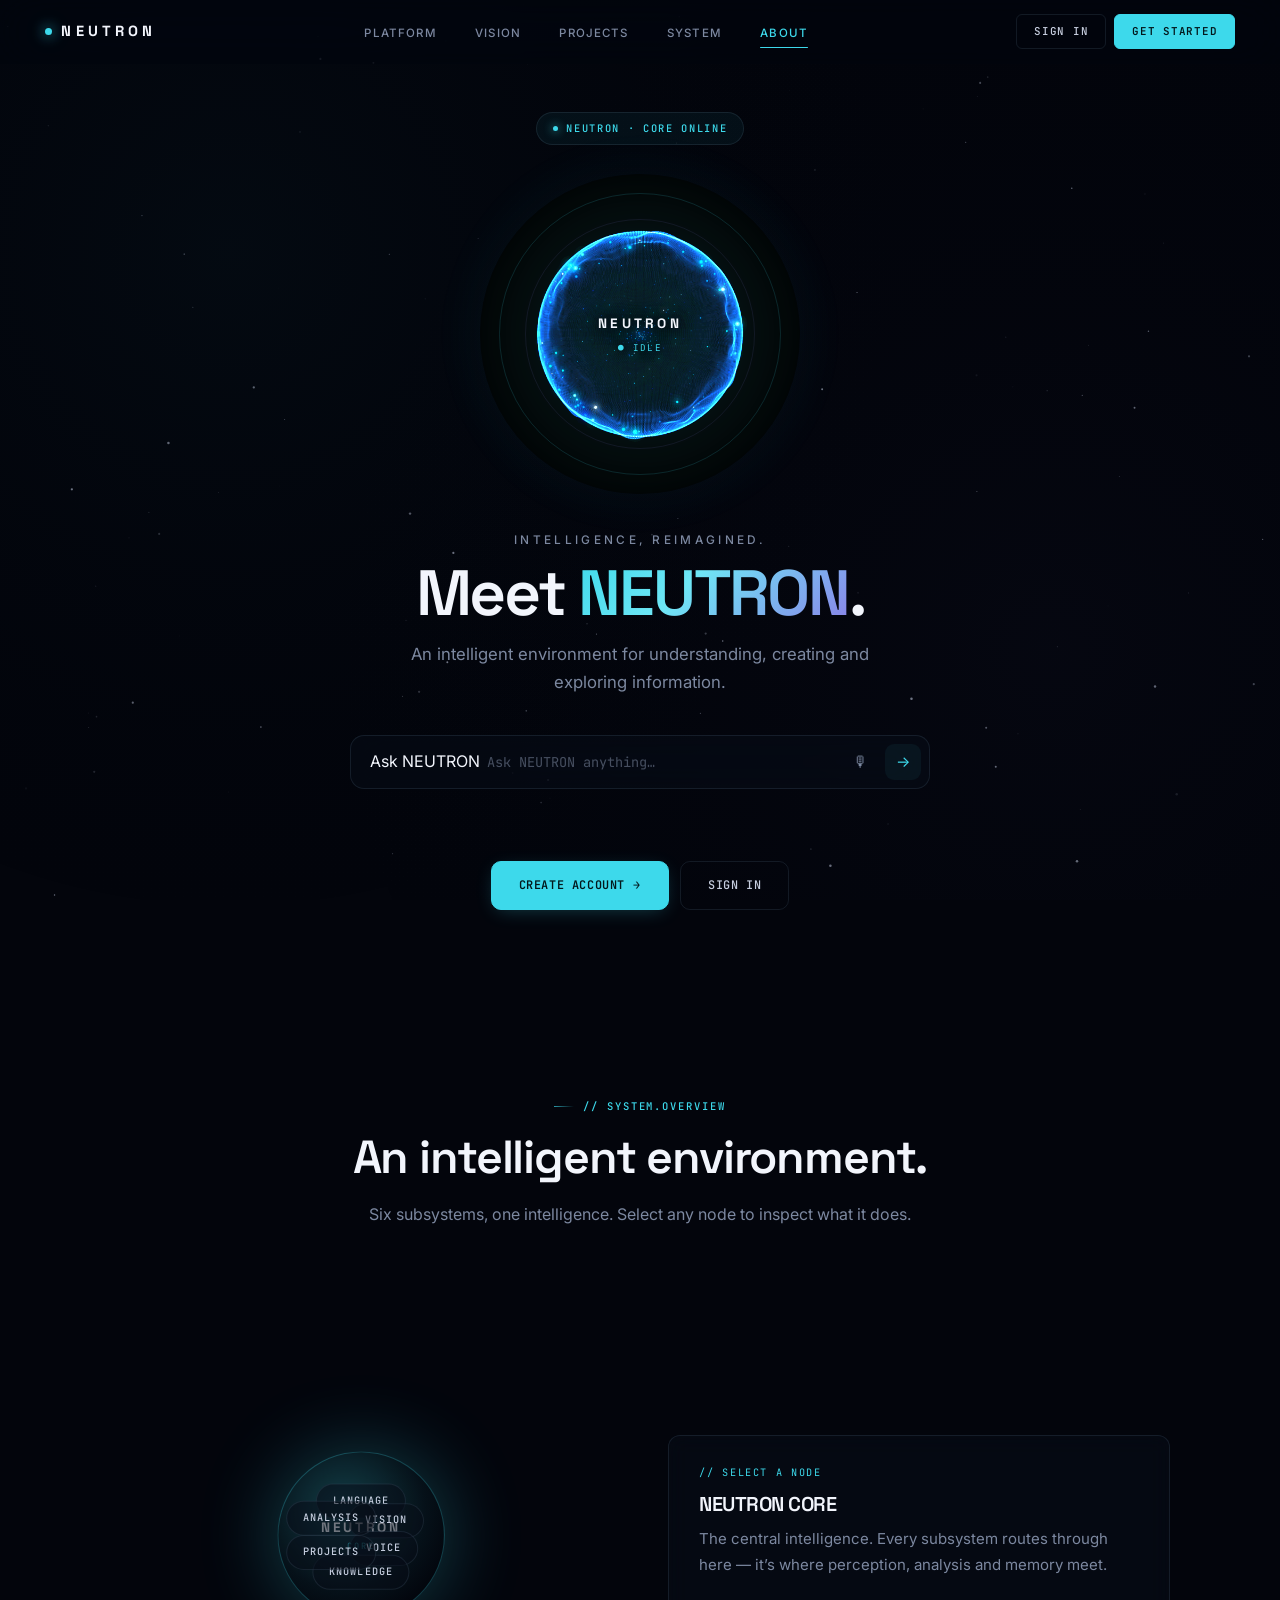
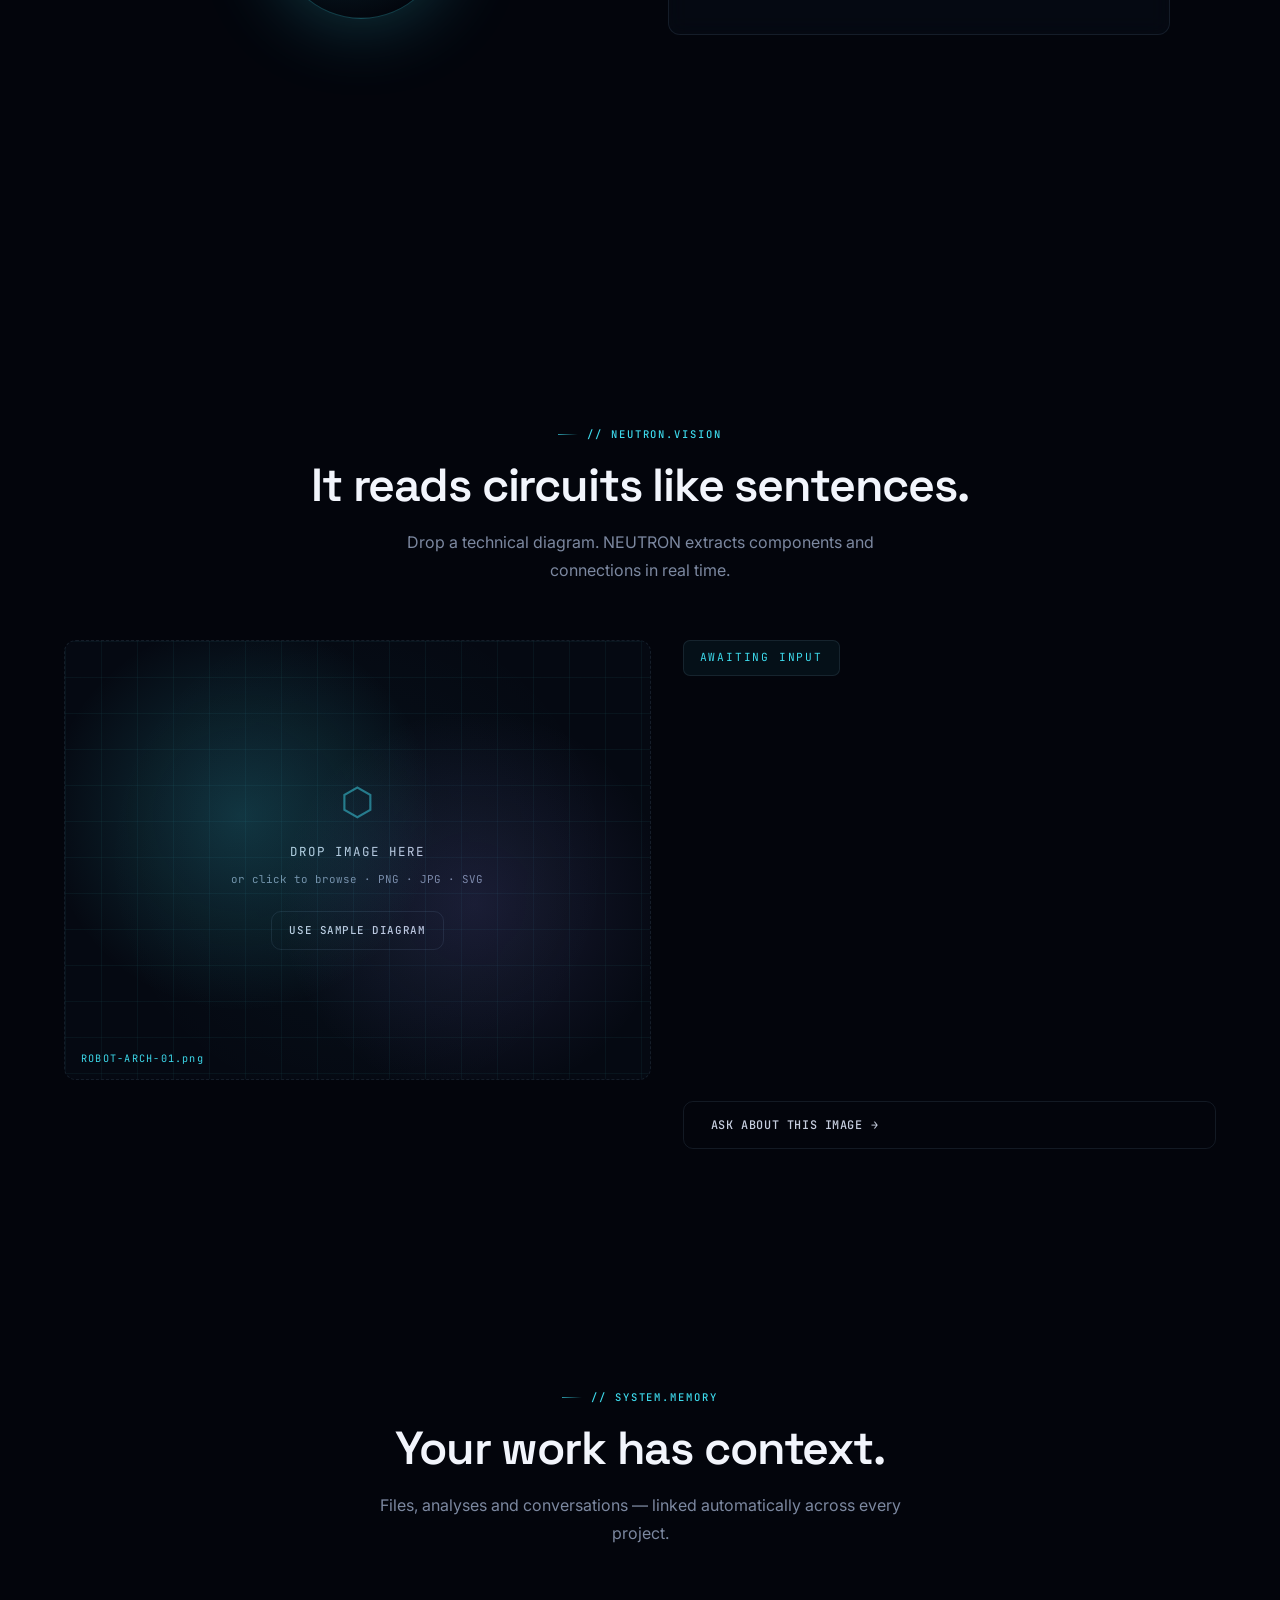
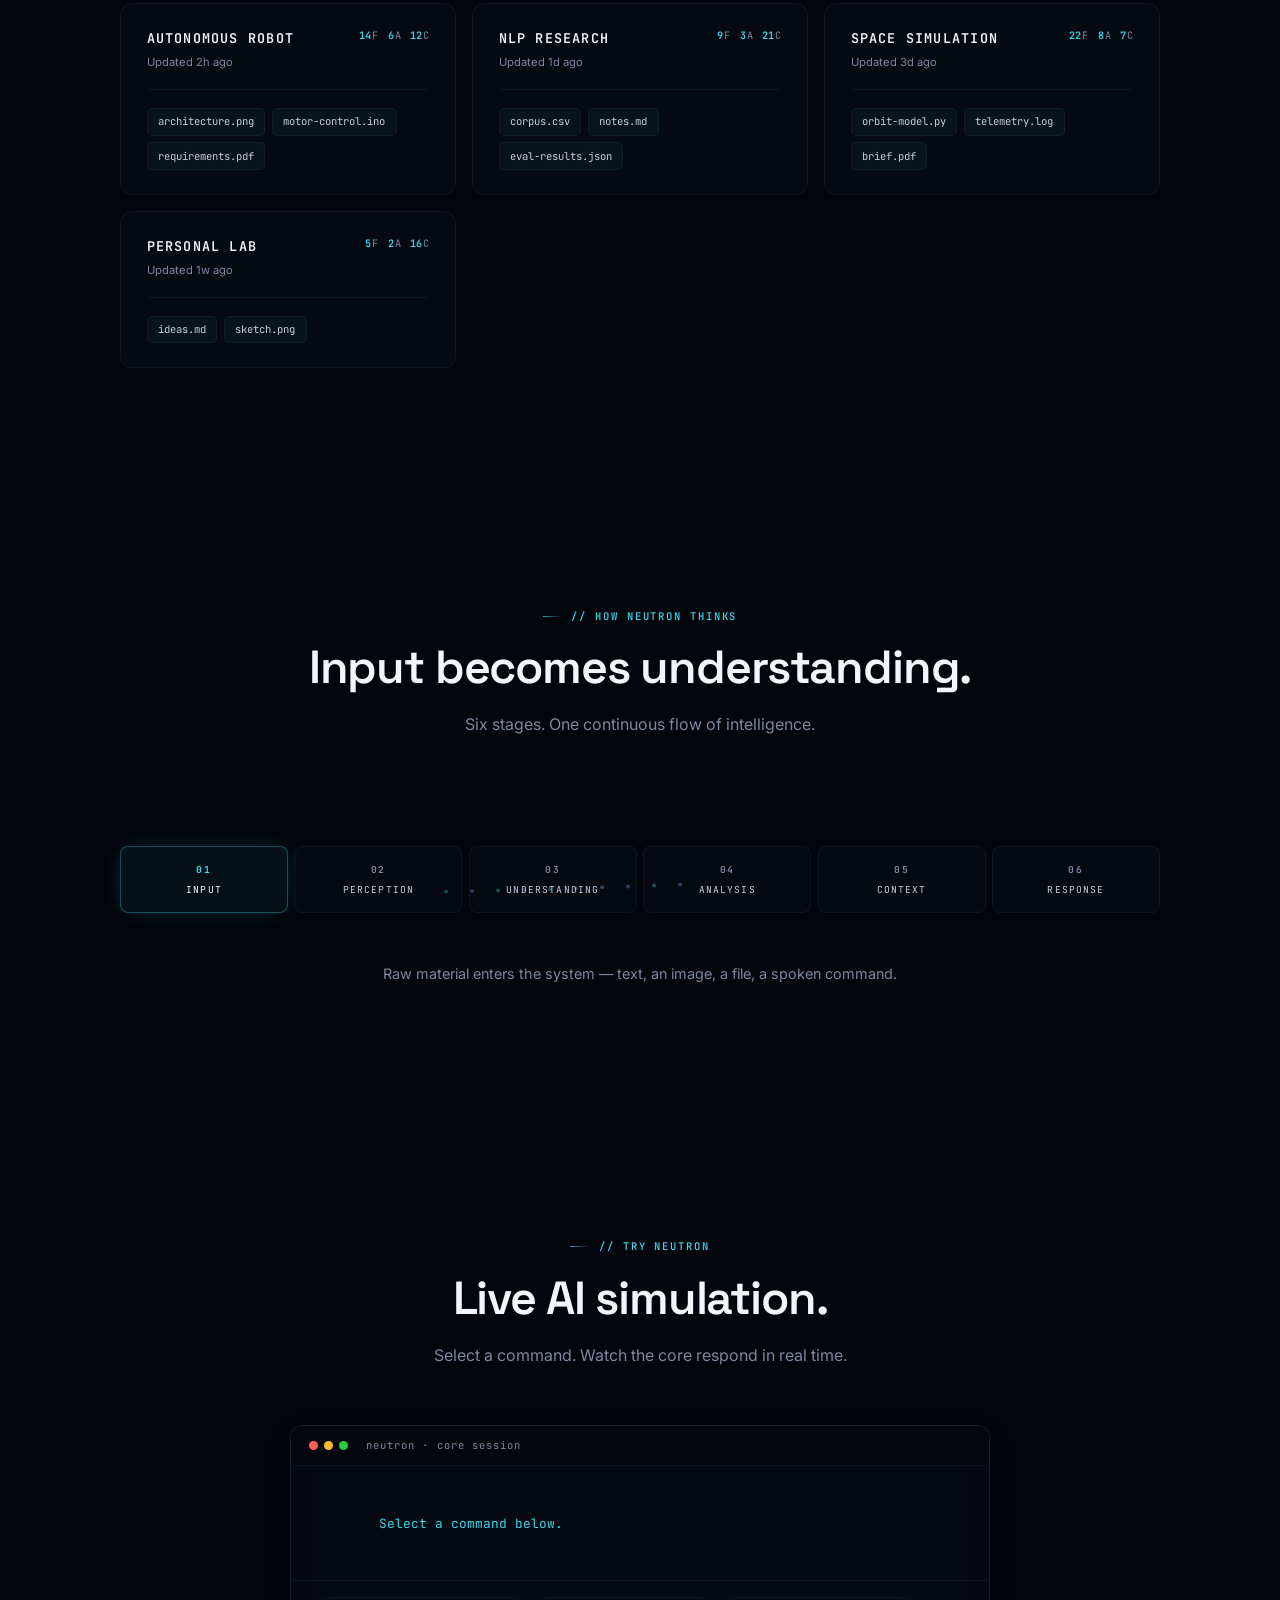
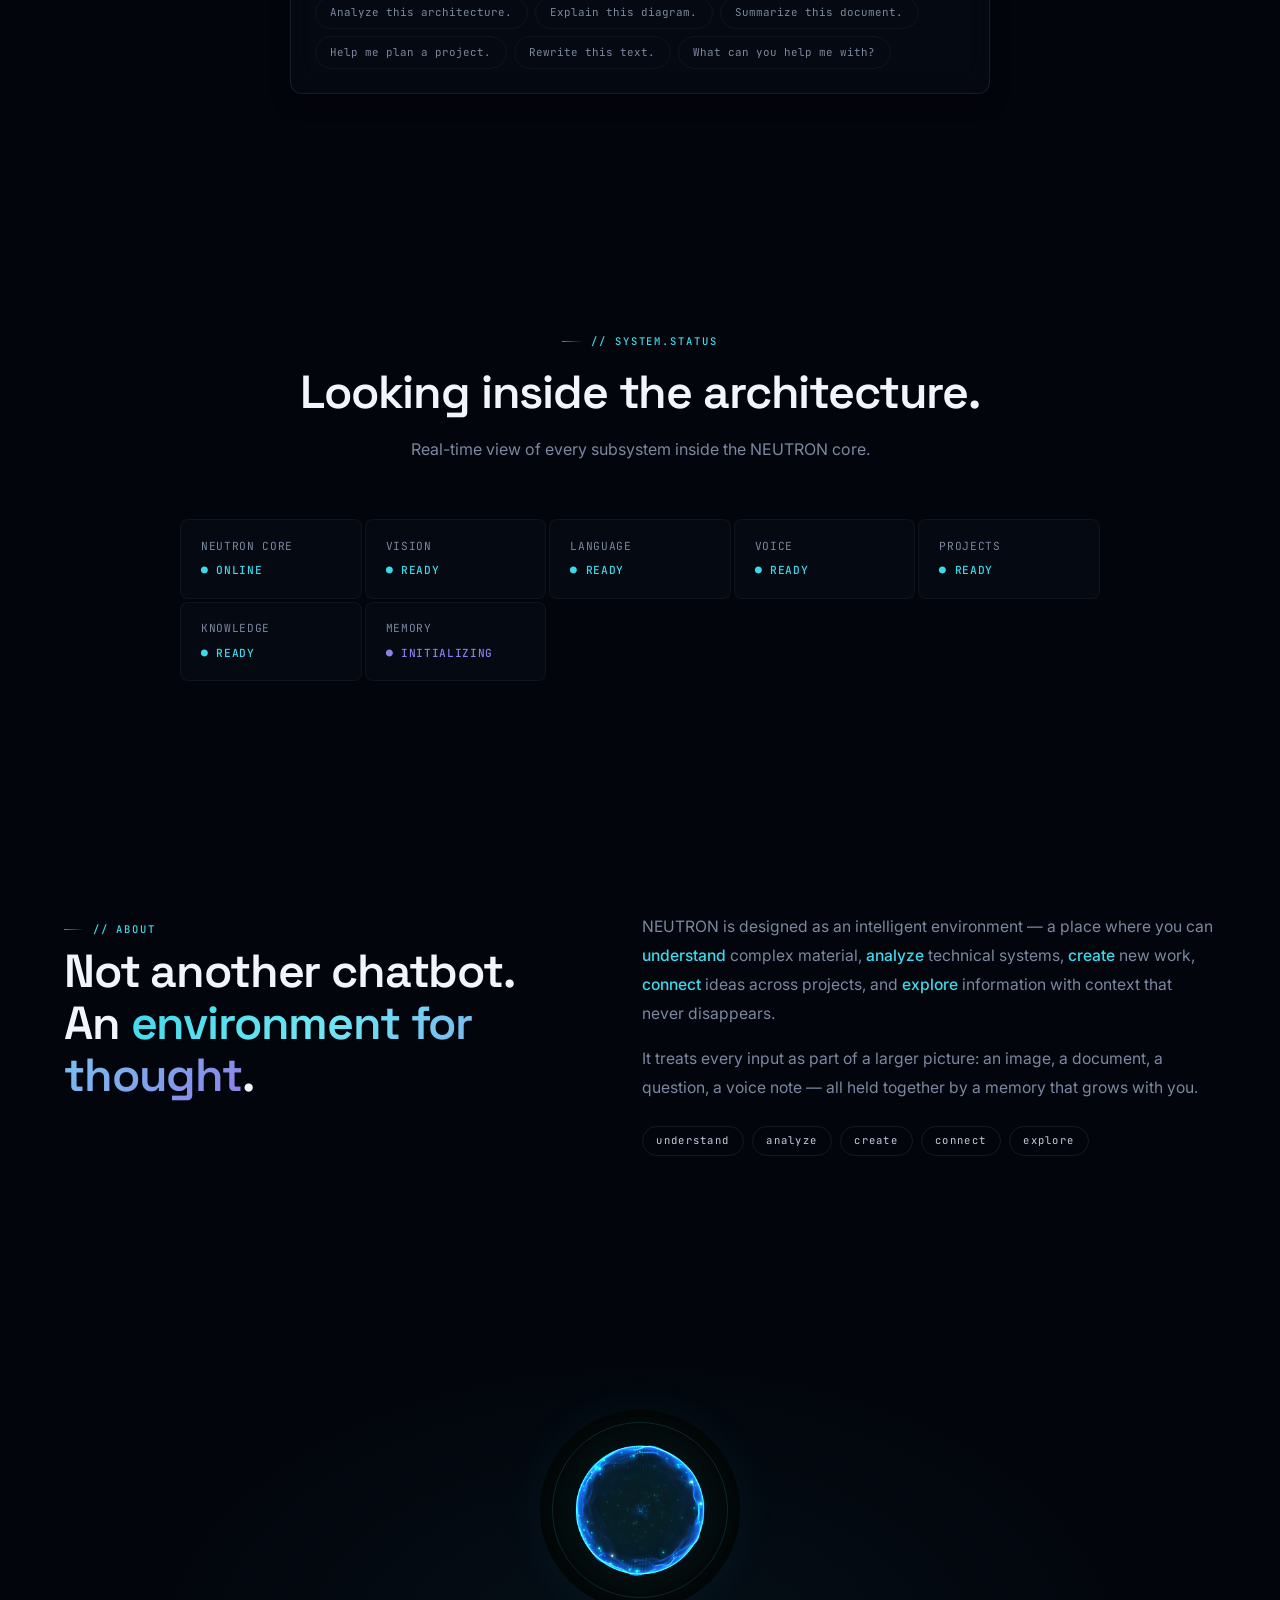
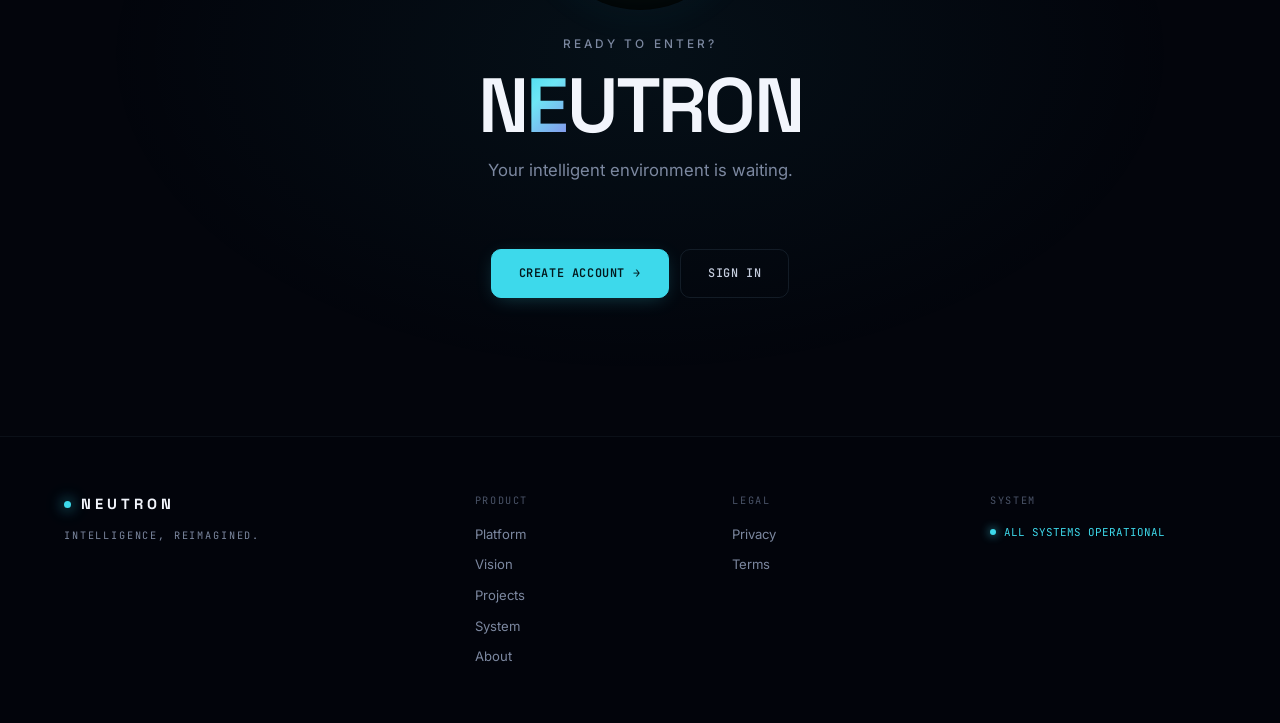
<file: index.html>
<!DOCTYPE html>
<html lang="en">
<head>
<meta charset="UTF-8">
<meta name="viewport" content="width=device-width, initial-scale=1, viewport-fit=cover">
<meta name="theme-color" content="#03050c">
<meta name="description" content="NEUTRON — An intelligent environment for understanding, creating and exploring information. Intelligence, reimagined.">

<title>NEUTRON — Intelligence, Reimagined</title>

<!-- Fonts -->
<link rel="preconnect" href="https://fonts.googleapis.com">
<link rel="preconnect" href="https://fonts.gstatic.com" crossorigin>
<link href="https://fonts.googleapis.com/css2?family=Space+Grotesk:wght@500;600;700&family=Inter:wght@400;500;600;700&family=JetBrains+Mono:wght@400;500&display=swap" rel="stylesheet">

<!-- Styles -->
<link rel="stylesheet" href="css/style.css">

<!-- Favicon (inline SVG) -->
<link rel="icon" href="data:image/svg+xml,%3Csvg xmlns='http://www.w3.org/2000/svg' viewBox='0 0 32 32'%3E%3Ccircle cx='16' cy='16' r='12' fill='none' stroke='%233dd9eb' stroke-width='1.5' opacity='.4'/%3E%3Ccircle cx='16' cy='16' r='5' fill='%233dd9eb'/%3E%3C/svg%3E">
</head>

<body class="st-idle">

<!-- ═══════════ ENVIRONMENT ═══════════ -->
<canvas id="stars" aria-hidden="true"></canvas>
<div class="cursor-glow" aria-hidden="true"></div>

<!-- ═══════════ NAV ═══════════ -->
<header class="nav" id="nav">
  <a href="#home" class="logo" aria-label="NEUTRON home">
    <span class="logo-mark" aria-hidden="true"></span>
    <span>NEUTRON</span>
  </a>

  <nav aria-label="Primary">
    <ul class="nav-links">
      <li><a href="#platform" data-section="platform">PLATFORM</a></li>
      <li><a href="#vision" data-section="vision">VISION</a></li>
      <li><a href="#projects" data-section="projects">PROJECTS</a></li>
      <li><a href="#system" data-section="system">SYSTEM</a></li>
      <li><a href="#about" data-section="about">ABOUT</a></li>
    </ul>
  </nav>

  <div class="nav-actions">
    <a href="signin.html" class="navbtn">SIGN IN</a>
    <a href="signup.html" class="navbtn primary">GET STARTED</a>
  </div>

  <button class="burger" aria-label="Open menu" aria-expanded="false" aria-controls="mobileMenu">
    <span></span><span></span><span></span>
  </button>
</header>

<!-- ═══════════ MOBILE MENU ═══════════ -->
<aside class="mobile-menu" id="mobileMenu" aria-hidden="true">
  <a href="#platform">PLATFORM</a>
  <a href="#vision">VISION</a>
  <a href="#projects">PROJECTS</a>
  <a href="#system">SYSTEM</a>
  <a href="#about">ABOUT</a>
  <div class="mobile-menu-actions">
    <a href="signin.html" class="navbtn">SIGN IN</a>
    <a href="signup.html" class="navbtn primary">GET STARTED</a>
  </div>
</aside>

<!-- ═══════════ HERO ═══════════ -->
<section class="hero" id="home">

  <div class="hero-badge">
    <span class="dot" aria-hidden="true"></span>
    NEUTRON · CORE ONLINE
  </div>

  <!-- ─── AI Core (GIF + CSS layers) ─── -->
  <div class="core-wrap" id="coreWrap" role="img" aria-label="NEUTRON core — system ready">
    <div class="core-glow" aria-hidden="true"></div>
    <img class="core-gif" src="assets/animation.gif" alt="" aria-hidden="true" />
    <div class="ring r2" aria-hidden="true"></div>
    <div class="ring r3" aria-hidden="true"></div>
    <div class="core-readout">
      <span class="brand-mini">NEUTRON</span>
      <span class="status-line">● <span data-core-state>READY</span></span>
    </div>
    <div class="core-label" aria-hidden="true">SYSTEM READY</div>
  </div>

  <div class="tagline">INTELLIGENCE, REIMAGINED.</div>
  <h1>Meet <span class="accent">NEUTRON</span>.</h1>
  <p class="sub">An intelligent environment for understanding, creating and exploring information.</p>

  <!-- ─── Command bar ─── -->
  <form class="command-bar" id="commandForm" autocomplete="off" role="search">
    <label for="commandInput" class="sr-only">Ask NEUTRON</label>
    <input
      id="commandInput"
      type="text"
      placeholder="Ask NEUTRON anything…"
      autocomplete="off"
      spellcheck="false"
    />
    <button type="button" class="cmd-icon" aria-label="Voice input">🎙</button>
    <button type="submit" class="cmd-icon send" aria-label="Send">→</button>
  </form>
  <pre class="command-output" id="commandOutput" aria-live="polite"></pre>

  <div class="cta-row">
    <a href="signup.html" class="btn primary">
      CREATE ACCOUNT <span class="arrow" aria-hidden="true">→</span>
    </a>
    <a href="signin.html" class="btn">SIGN IN</a>
  </div>
</section>

<!-- ═══════════ PLATFORM — SYSTEM MAP ═══════════ -->
<section id="platform" class="section">
  <div class="container">

    <div class="center reveal">
      <div class="tag">// SYSTEM.OVERVIEW</div>
      <h2>An intelligent environment.</h2>
      <p class="sub">Six subsystems, one intelligence. Select any node to inspect what it does.</p>
    </div>

    <div class="platform-map reveal">
      <div class="map-svg-wrap">
        <svg class="map-lines" viewBox="0 0 600 600" preserveAspectRatio="xMidYMid meet" aria-hidden="true">
          <g id="mapLines"></g>
        </svg>

        <div class="map-core" data-node="core" role="button" tabindex="0" aria-label="NEUTRON Core">
          <div class="map-core-inner">
            <span class="map-core-label">NEUTRON</span>
            <span class="map-core-sub">CORE</span>
          </div>
        </div>

        <button class="map-node" data-node="language" style="--a:-90deg">LANGUAGE</button>
        <button class="map-node" data-node="vision"   style="--a:-30deg">VISION</button>
        <button class="map-node" data-node="voice"    style="--a:30deg">VOICE</button>
        <button class="map-node" data-node="knowledge" style="--a:90deg">KNOWLEDGE</button>
        <button class="map-node" data-node="projects" style="--a:150deg">PROJECTS</button>
        <button class="map-node" data-node="analysis" style="--a:210deg">ANALYSIS</button>
      </div>

      <div class="map-info" aria-live="polite">
        <div class="map-info-tag">// SELECT A NODE</div>
        <h3 id="mapInfoTitle">NEUTRON CORE</h3>
        <p id="mapInfoBody">The central intelligence. Every subsystem routes through here — it's where perception, analysis and memory meet.</p>
      </div>
    </div>

  </div>
</section>

<!-- ═══════════ VISION ═══════════ -->
<section id="vision" class="section">
  <div class="container">

    <div class="center reveal">
      <div class="tag">// NEUTRON.VISION</div>
      <h2>It reads circuits like sentences.</h2>
      <p class="sub">Drop a technical diagram. NEUTRON extracts components and connections in real time.</p>
    </div>

    <div class="vision-grid">

      <div class="vision-dropzone reveal" id="visionDrop">
        <input type="file" id="visionFile" accept="image/*" hidden>

        <div class="dropzone-idle" id="dropzoneIdle">
          <div class="dropzone-icon" aria-hidden="true">⬡</div>
          <div class="dropzone-title">DROP IMAGE HERE</div>
          <div class="dropzone-sub">or click to browse · PNG · JPG · SVG</div>
          <button class="btn small" id="useSample" type="button">USE SAMPLE DIAGRAM</button>
        </div>

        <div class="dropzone-preview" id="dropzonePreview" hidden>
          <div class="preview-canvas">
            <div class="scan-line" id="scanLine"></div>
            <div class="preview-label">ROBOT-ARCH-01.png</div>
          </div>
        </div>
      </div>

      <div class="vision-panel reveal">
        <div class="vision-status" id="visionStatus">AWAITING INPUT</div>

        <div class="vision-block" id="compBlock">
          <div class="vision-block-title">DETECTED COMPONENTS</div>
          <ul class="vision-list" id="compList">
            <li><span>ESP32</span><b>MCU</b></li>
            <li><span>Motor Driver</span><b>L298N</b></li>
            <li><span>Distance Sensor</span><b>HC-SR04</b></li>
            <li><span>Servo</span><b>SG90</b></li>
            <li><span>DC Motors</span><b>×2</b></li>
          </ul>
        </div>

        <div class="vision-block" id="connBlock">
          <div class="vision-block-title">DETECTED CONNECTIONS</div>
          <ul class="vision-list" id="connList">
            <li><span>Sensor</span><b>→ ESP32</b></li>
            <li><span>ESP32</span><b>→ Motor Driver</b></li>
            <li><span>ESP32</span><b>→ Servo</b></li>
          </ul>
        </div>

        <button class="btn" id="askVision" hidden type="button">
          ASK ABOUT THIS IMAGE <span class="arrow" aria-hidden="true">→</span>
        </button>
        <div class="vision-convo" id="visionConvo" hidden></div>
      </div>

    </div>

  </div>
</section>

<!-- ═══════════ PROJECTS ═══════════ -->
<section id="projects" class="section">
  <div class="container">

    <div class="center reveal">
      <div class="tag">// SYSTEM.MEMORY</div>
      <h2>Your work has context.</h2>
      <p class="sub">Files, analyses and conversations — linked automatically across every project.</p>
    </div>

    <div class="projects-grid">

      <article class="project-card reveal" data-project="robot" tabindex="0" role="button">
        <div class="project-head">
          <div>
            <div class="project-name">AUTONOMOUS ROBOT</div>
            <div class="project-meta">Updated 2h ago</div>
          </div>
          <div class="project-stats">
            <span><b>14</b>F</span><span><b>6</b>A</span><span><b>12</b>C</span>
          </div>
        </div>
        <div class="project-files">
          <span>architecture.png</span><span>motor-control.ino</span><span>requirements.pdf</span>
        </div>
      </article>

      <article class="project-card reveal" data-project="nlp" tabindex="0" role="button">
        <div class="project-head">
          <div>
            <div class="project-name">NLP RESEARCH</div>
            <div class="project-meta">Updated 1d ago</div>
          </div>
          <div class="project-stats">
            <span><b>9</b>F</span><span><b>3</b>A</span><span><b>21</b>C</span>
          </div>
        </div>
        <div class="project-files">
          <span>corpus.csv</span><span>notes.md</span><span>eval-results.json</span>
        </div>
      </article>

      <article class="project-card reveal" data-project="space" tabindex="0" role="button">
        <div class="project-head">
          <div>
            <div class="project-name">SPACE SIMULATION</div>
            <div class="project-meta">Updated 3d ago</div>
          </div>
          <div class="project-stats">
            <span><b>22</b>F</span><span><b>8</b>A</span><span><b>7</b>C</span>
          </div>
        </div>
        <div class="project-files">
          <span>orbit-model.py</span><span>telemetry.log</span><span>brief.pdf</span>
        </div>
      </article>

      <article class="project-card reveal" data-project="lab" tabindex="0" role="button">
        <div class="project-head">
          <div>
            <div class="project-name">PERSONAL LAB</div>
            <div class="project-meta">Updated 1w ago</div>
          </div>
          <div class="project-stats">
            <span><b>5</b>F</span><span><b>2</b>A</span><span><b>16</b>C</span>
          </div>
        </div>
        <div class="project-files">
          <span>ideas.md</span><span>sketch.png</span>
        </div>
      </article>

    </div>

  </div>
</section>

<!-- ═══════════ PIPELINE ═══════════ -->
<section id="how" class="section">
  <div class="container">

    <div class="center reveal">
      <div class="tag">// HOW NEUTRON THINKS</div>
      <h2>Input becomes understanding.</h2>
      <p class="sub">Six stages. One continuous flow of intelligence.</p>
    </div>

    <div class="pipeline-visual reveal" id="pipeline">

      <svg class="pipeline-svg" viewBox="0 0 1000 120" preserveAspectRatio="none" aria-hidden="true">
        <defs>
          <linearGradient id="flowGrad" x1="0" x2="1">
            <stop offset="0%"   stop-color="#3dd9eb" stop-opacity="0"/>
            <stop offset="50%"  stop-color="#3dd9eb" stop-opacity="0.55"/>
            <stop offset="100%" stop-color="#8b7fe8" stop-opacity="0"/>
          </linearGradient>
        </defs>
        <line x1="0" y1="60" x2="1000" y2="60" stroke="url(#flowGrad)" stroke-width="1.5"/>
        <g id="flowParticles"></g>
      </svg>

      <div class="pipeline-stages">
        <button class="pstage" data-stage="input"><b>01</b><span>INPUT</span></button>
        <button class="pstage" data-stage="perception"><b>02</b><span>PERCEPTION</span></button>
        <button class="pstage" data-stage="understanding"><b>03</b><span>UNDERSTANDING</span></button>
        <button class="pstage" data-stage="analysis"><b>04</b><span>ANALYSIS</span></button>
        <button class="pstage" data-stage="context"><b>05</b><span>CONTEXT</span></button>
        <button class="pstage" data-stage="response"><b>06</b><span>RESPONSE</span></button>
      </div>

    </div>

    <div class="pipeline-detail" id="pipelineDetail" aria-live="polite">
      Click a stage to inspect it.
    </div>

  </div>
</section>

<!-- ═══════════ TRY NEUTRON ═══════════ -->
<section id="try" class="section">
  <div class="container">

    <div class="center reveal">
      <div class="tag">// TRY NEUTRON</div>
      <h2>Live AI simulation.</h2>
      <p class="sub">Select a command. Watch the core respond in real time.</p>
    </div>

    <div class="console reveal">
      <div class="console-header">
        <span class="console-dot" aria-hidden="true"></span>
        <span class="console-dot" aria-hidden="true"></span>
        <span class="console-dot" aria-hidden="true"></span>
        <span class="console-title">neutron · core session</span>
      </div>

      <div class="console-log" id="consoleLog" aria-live="polite">
        Select a command below.
      </div>

      <div class="chips">
        <button class="chip">Analyze this architecture.</button>
        <button class="chip">Explain this diagram.</button>
        <button class="chip">Summarize this document.</button>
        <button class="chip">Help me plan a project.</button>
        <button class="chip">Rewrite this text.</button>
        <button class="chip">What can you help me with?</button>
      </div>
    </div>

  </div>
</section>

<!-- ═══════════ SYSTEM STATUS ═══════════ -->
<section id="system" class="section">
  <div class="container">

    <div class="center reveal">
      <div class="tag">// SYSTEM.STATUS</div>
      <h2>Looking inside the architecture.</h2>
      <p class="sub">Real-time view of every subsystem inside the NEUTRON core.</p>
    </div>

    <div class="sys-grid reveal">
      <div class="sys-item" data-sys="core">
        <span class="sys-name">NEUTRON CORE</span>
        <span class="sys-state ok">● ONLINE</span>
      </div>
      <div class="sys-item" data-sys="vision">
        <span class="sys-name">VISION</span>
        <span class="sys-state ok">● READY</span>
      </div>
      <div class="sys-item" data-sys="language">
        <span class="sys-name">LANGUAGE</span>
        <span class="sys-state ok">● READY</span>
      </div>
      <div class="sys-item" data-sys="voice">
        <span class="sys-name">VOICE</span>
        <span class="sys-state ok">● READY</span>
      </div>
      <div class="sys-item" data-sys="projects">
        <span class="sys-name">PROJECTS</span>
        <span class="sys-state ok">● READY</span>
      </div>
      <div class="sys-item" data-sys="knowledge">
        <span class="sys-name">KNOWLEDGE</span>
        <span class="sys-state ok">● READY</span>
      </div>
      <div class="sys-item" data-sys="memory">
        <span class="sys-name">MEMORY</span>
        <span class="sys-state wait">● INITIALIZING</span>
      </div>
    </div>

  </div>
</section>

<!-- ═══════════ ABOUT ═══════════ -->
<section id="about" class="section about-section">
  <div class="container">
    <div class="about-grid">

      <div class="reveal">
        <div class="tag">// ABOUT</div>
        <h2>Not another chatbot.<br>An <span class="accent">environment for thought</span>.</h2>
      </div>

      <div class="about-body reveal">
        <p>
          NEUTRON is designed as an intelligent environment — a place where you can
          <em>understand</em> complex material, <em>analyze</em> technical systems,
          <em>create</em> new work, <em>connect</em> ideas across projects, and
          <em>explore</em> information with context that never disappears.
        </p>
        <p>
          It treats every input as part of a larger picture: an image, a document,
          a question, a voice note — all held together by a memory that grows with you.
        </p>
        <div class="about-tags" aria-hidden="true">
          <span>understand</span>
          <span>analyze</span>
          <span>create</span>
          <span>connect</span>
          <span>explore</span>
        </div>
      </div>

    </div>
  </div>
</section>

<!-- ═══════════ FINAL CTA ═══════════ -->
<section class="final" id="enter">

  <div class="core-wrap small" id="finalCore" aria-hidden="true">
    <div class="core-glow"></div>
    <img class="core-gif" src="assets/animation.gif" alt="" />
    <div class="ring r2"></div>
  </div>

  <div class="tagline">READY TO ENTER?</div>
  <h1>N<span class="accent">E</span>UTRON</h1>
  <p class="sub">Your intelligent environment is waiting.</p>

  <div class="cta-row">
    <a href="signup.html" class="btn primary" data-hover-core>
      CREATE ACCOUNT <span class="arrow" aria-hidden="true">→</span>
    </a>
    <a href="signin.html" class="btn" data-hover-core>SIGN IN</a>
  </div>
</section>

<!-- ═══════════ FOOTER ═══════════ -->
<footer class="footer">

  <div class="footer-brand">
    <div class="logo">
      <span class="logo-mark" aria-hidden="true"></span>
      <span>NEUTRON</span>
    </div>
    <div class="footer-tag">INTELLIGENCE, REIMAGINED.</div>
  </div>

  <div class="footer-cols">

    <div class="footer-col">
      <div class="footer-col-title">PRODUCT</div>
      <a href="#platform">Platform</a>
      <a href="#vision">Vision</a>
      <a href="#projects">Projects</a>
      <a href="#system">System</a>
      <a href="#about">About</a>
    </div>

    <div class="footer-col">
      <div class="footer-col-title">LEGAL</div>
      <a href="#" data-noop>Privacy</a>
      <a href="#" data-noop>Terms</a>
    </div>

    <div class="footer-col">
      <div class="footer-col-title">SYSTEM</div>
      <div class="footer-status">
        <span class="footer-dot" aria-hidden="true"></span>
        ALL SYSTEMS OPERATIONAL
      </div>
    </div>

  </div>

</footer>

<!-- ═══════════ PROJECT MODAL ═══════════ -->
<div class="modal" id="projectModal" hidden>
  <div class="modal-backdrop" data-close></div>

  <div class="modal-panel" role="dialog" aria-modal="true" aria-labelledby="modalTitle">
    <button class="modal-close" data-close aria-label="Close dialog">×</button>

    <div class="modal-tag">// PROJECT</div>
    <h2 class="modal-title" id="modalTitle">Project</h2>
    <div class="modal-meta" id="modalMeta"></div>

    <div class="modal-tabs" role="tablist">
      <button class="modal-tab active" data-tab="overview" role="tab">OVERVIEW</button>
      <button class="modal-tab" data-tab="files" role="tab">FILES</button>
      <button class="modal-tab" data-tab="activity" role="tab">ACTIVITY</button>
      <button class="modal-tab" data-tab="context" role="tab">AI CONTEXT</button>
    </div>

    <div class="modal-body" id="modalBody"></div>

    <div class="modal-footer">
      <a href="signin.html" class="btn primary">
        OPEN PROJECT <span class="arrow" aria-hidden="true">→</span>
      </a>
      <button class="btn" data-close>CLOSE</button>
    </div>
  </div>
</div>

<!-- ═══════════ SCRIPTS ═══════════ -->
<script src="js/core.js" defer></script>
<script src="js/navigation.js" defer></script>
<script src="js/vision.js" defer></script>
<script src="js/projects.js" defer></script>
<script src="js/simulation.js" defer></script>
<script src="js/main.js" defer></script>

</body>
</html>
</file>
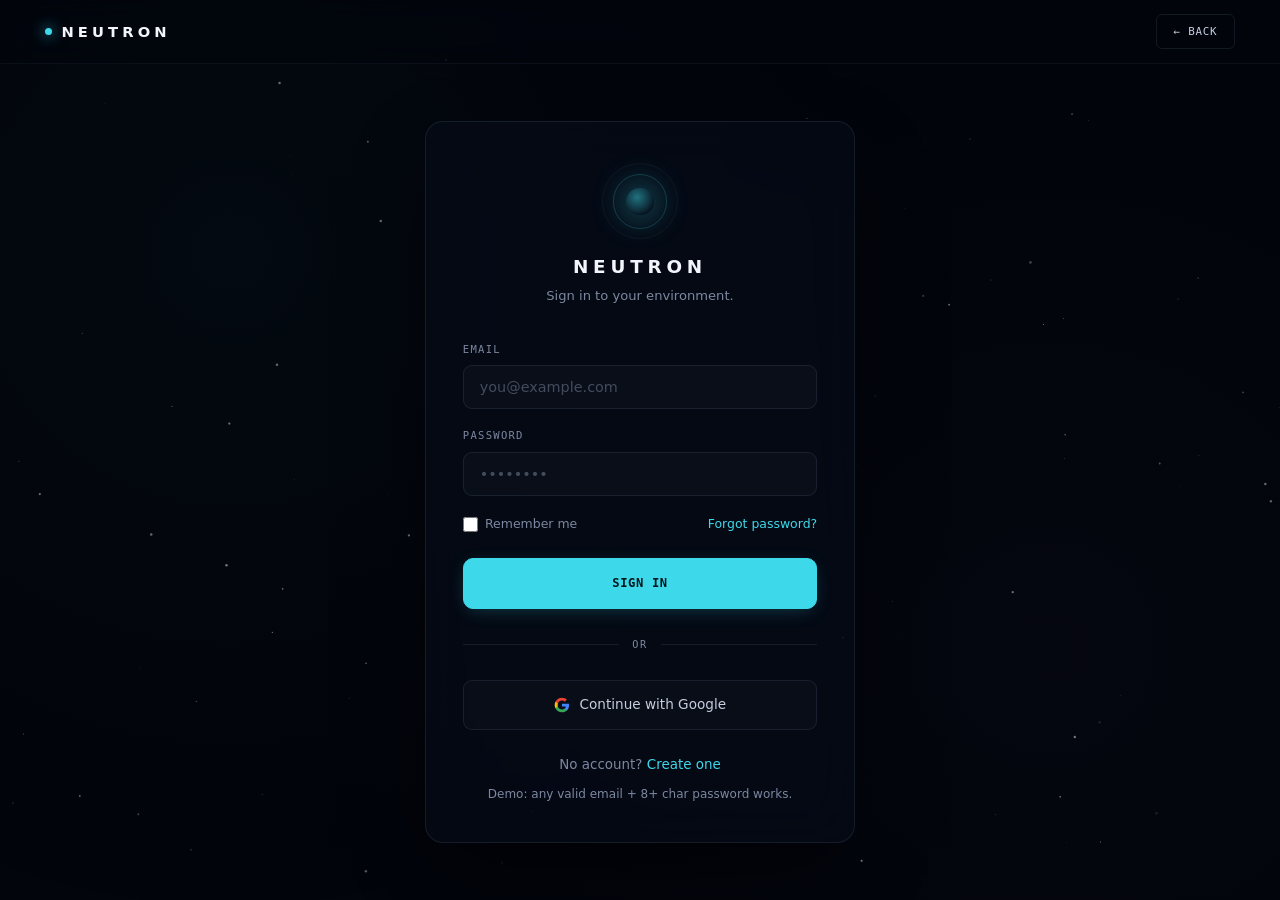
<file: signin.html>
<!DOCTYPE html>
<html lang="en">
<head>
<meta charset="UTF-8">
<meta name="viewport" content="width=device-width, initial-scale=1">
<title>Sign In — NEUTRON</title>
<link rel="stylesheet" href="css/style.css">
<link rel="stylesheet" href="css/auth.css">
</head>
<body class="st-idle auth-body">

<canvas id="stars"></canvas>
<div class="cursor-glow" aria-hidden="true"></div>

<nav class="nav auth-nav">
  <a href="index.html" class="logo"><span class="logo-mark"></span><span>NEUTRON</span></a>
  <a href="index.html" class="navbtn">← BACK</a>
</nav>

<div class="auth-wrap">
  <div class="auth-card">
    <div class="auth-head">
      <div class="auth-core-mini">
        <div class="ring r1"></div><div class="ring r2"></div>
        <div class="core-orb"></div>
      </div>
      <h1>NEUTRON</h1>
      <div class="auth-tagline">Sign in to your environment.</div>
    </div>

    <form id="signinForm" novalidate>
      <div class="field" id="emailField">
        <label>Email</label>
        <input type="email" name="email" autocomplete="email" placeholder="you@example.com">
        <div class="error" role="alert"></div>
      </div>
      <div class="field" id="passwordField">
        <label>Password</label>
        <input type="password" name="password" autocomplete="current-password" placeholder="••••••••">
        <div class="error" role="alert"></div>
      </div>
      <div class="row-between">
        <label class="check"><input type="checkbox" name="remember"> Remember me</label>
        <a href="#" data-noop>Forgot password?</a>
      </div>
      <button type="submit" class="btn primary btn-block" id="signinBtn">SIGN IN</button>
      <div class="form-msg" id="formMsg" role="status"></div>
    </form>

    <div class="divider">OR</div>
    <button class="google-btn" type="button" data-noop>
      <svg width="16" height="16" viewBox="0 0 24 24"><path d="M22.56 12.25c0-.78-.07-1.53-.2-2.25H12v4.26h5.92a5.06 5.06 0 01-2.2 3.32v2.77h3.57c2.08-1.92 3.28-4.74 3.28-8.1z" fill="#4285F4"/><path d="M12 23c2.97 0 5.46-.98 7.28-2.66l-3.57-2.77c-.98.66-2.23 1.06-3.71 1.06-2.86 0-5.29-1.93-6.16-4.53H2.18v2.84C3.99 20.53 7.7 23 12 23z" fill="#34A853"/><path d="M5.84 14.09c-.22-.66-.35-1.36-.35-2.09s.13-1.43.35-2.09V7.07H2.18C1.43 8.55 1 10.22 1 12s.43 3.45 1.18 4.93l2.85-2.22.81-.62z" fill="#FBBC05"/><path d="M12 5.38c1.62 0 3.06.56 4.21 1.64l3.15-3.15C17.45 2.09 14.97 1 12 1 7.7 1 3.99 3.47 2.18 7.07l3.66 2.84c.87-2.6 3.3-4.53 6.16-4.53z" fill="#EA4335"/></svg>
      Continue with Google
    </button>

    <div class="switch">No account? <a href="signup.html">Create one</a></div>
    <div class="switch" style="margin-top:.6rem;font-size:.75rem;color:var(--dim)">Demo: any valid email + 8+ char password works.</div>
  </div>
</div>

<script src="js/core.js"></script>
<script src="js/simulation.js"></script>
<script src="js/auth.js"></script>
</body>
</html>
</file>
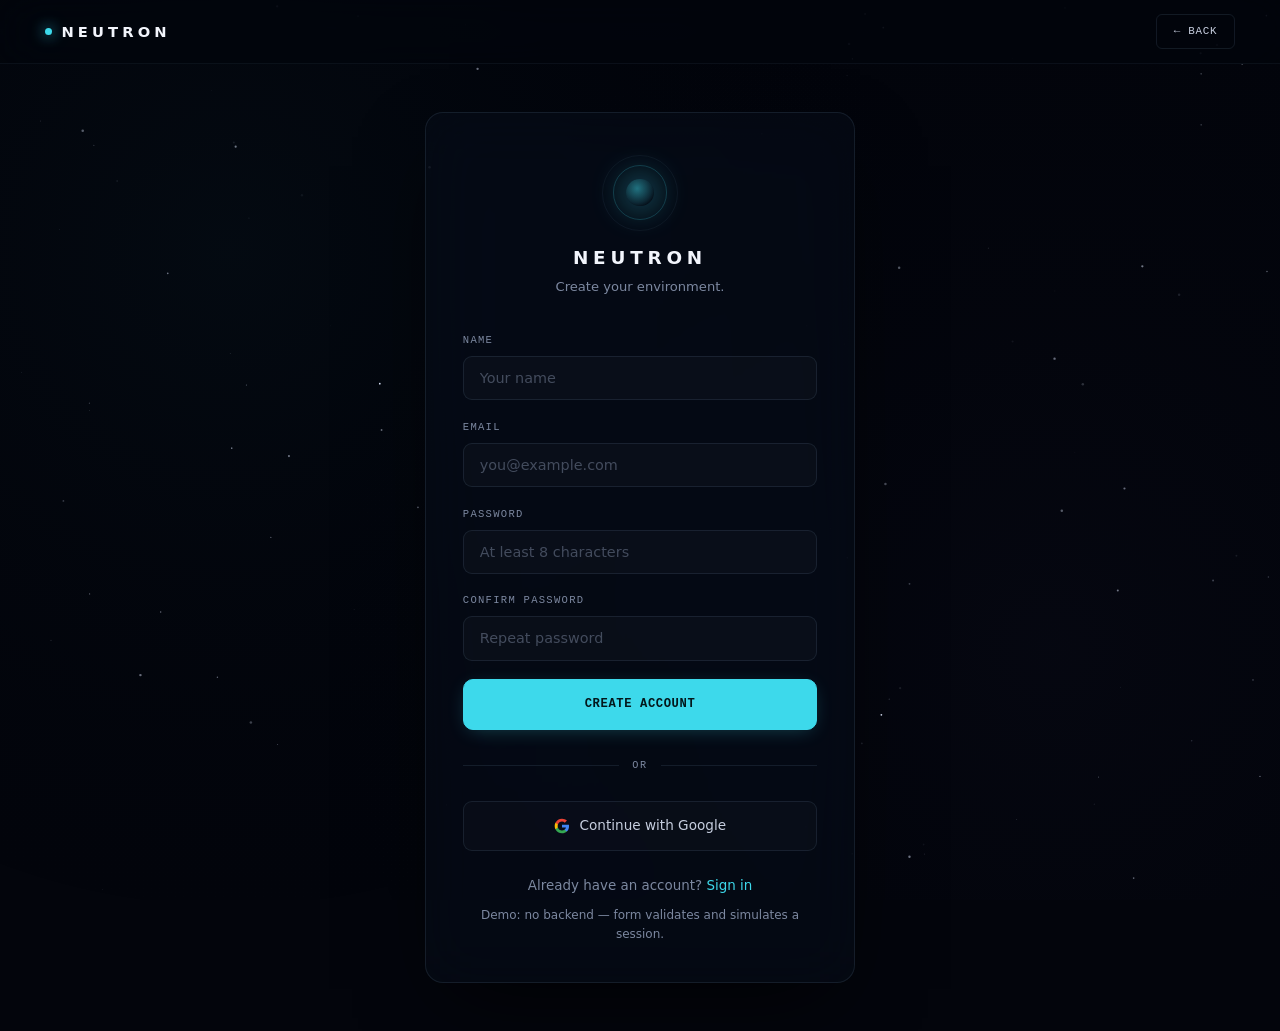
<file: signup.html>
<!DOCTYPE html>
<html lang="en">
<head>
<meta charset="UTF-8">
<meta name="viewport" content="width=device-width, initial-scale=1">
<title>Create Account — NEUTRON</title>
<link rel="stylesheet" href="css/style.css">
<link rel="stylesheet" href="css/auth.css">
</head>
<body class="st-idle auth-body">

<canvas id="stars"></canvas>
<div class="cursor-glow" aria-hidden="true"></div>

<nav class="nav auth-nav">
  <a href="index.html" class="logo"><span class="logo-mark"></span><span>NEUTRON</span></a>
  <a href="index.html" class="navbtn">← BACK</a>
</nav>

<div class="auth-wrap">
  <div class="auth-card">
    <div class="auth-head">
      <div class="auth-core-mini">
        <div class="ring r1"></div><div class="ring r2"></div>
        <div class="core-orb"></div>
      </div>
      <h1>NEUTRON</h1>
      <div class="auth-tagline">Create your environment.</div>
    </div>

    <form id="signupForm" novalidate>
      <div class="field" id="nameField">
        <label>Name</label>
        <input type="text" name="name" autocomplete="name" placeholder="Your name">
        <div class="error" role="alert"></div>
      </div>
      <div class="field" id="emailField">
        <label>Email</label>
        <input type="email" name="email" autocomplete="email" placeholder="you@example.com">
        <div class="error" role="alert"></div>
      </div>
      <div class="field" id="passwordField">
        <label>Password</label>
        <input type="password" name="password" autocomplete="new-password" placeholder="At least 8 characters">
        <div class="error" role="alert"></div>
      </div>
      <div class="field" id="confirmField">
        <label>Confirm password</label>
        <input type="password" name="confirm" autocomplete="new-password" placeholder="Repeat password">
        <div class="error" role="alert"></div>
      </div>
      <button type="submit" class="btn primary btn-block" id="signupBtn">CREATE ACCOUNT</button>
      <div class="form-msg" id="formMsg" role="status"></div>
    </form>

    <div class="divider">OR</div>
    <button class="google-btn" type="button" data-noop>
      <svg width="16" height="16" viewBox="0 0 24 24"><path d="M22.56 12.25c0-.78-.07-1.53-.2-2.25H12v4.26h5.92a5.06 5.06 0 01-2.2 3.32v2.77h3.57c2.08-1.92 3.28-4.74 3.28-8.1z" fill="#4285F4"/><path d="M12 23c2.97 0 5.46-.98 7.28-2.66l-3.57-2.77c-.98.66-2.23 1.06-3.71 1.06-2.86 0-5.29-1.93-6.16-4.53H2.18v2.84C3.99 20.53 7.7 23 12 23z" fill="#34A853"/><path d="M5.84 14.09c-.22-.66-.35-1.36-.35-2.09s.13-1.43.35-2.09V7.07H2.18C1.43 8.55 1 10.22 1 12s.43 3.45 1.18 4.93l2.85-2.22.81-.62z" fill="#FBBC05"/><path d="M12 5.38c1.62 0 3.06.56 4.21 1.64l3.15-3.15C17.45 2.09 14.97 1 12 1 7.7 1 3.99 3.47 2.18 7.07l3.66 2.84c.87-2.6 3.3-4.53 6.16-4.53z" fill="#EA4335"/></svg>
      Continue with Google
    </button>

    <div class="switch">Already have an account? <a href="signin.html">Sign in</a></div>
    <div class="switch" style="margin-top:.6rem;font-size:.75rem;color:var(--dim)">Demo: no backend — form validates and simulates a session.</div>
  </div>
</div>

<script src="js/core.js"></script>
<script src="js/simulation.js"></script>
<script src="js/auth.js"></script>
</body>
</html>
</file>
<file: css/style.css>
/* ═══════════════════════════════════════════════════════════
   NEUTRON · style.css  —  v3 (GIF core + refined UI)
   ═══════════════════════════════════════════════════════════ */

*,*::before,*::after{margin:0;padding:0;box-sizing:border-box;}

:root{
  /* surfaces — deeper, calmer */
  --bg:#03050c;
  --bg-2:#060a14;
  --bg-3:#0a0f1c;
  --glass:rgba(8,13,24,.55);
  --glass-2:rgba(14,20,34,.45);
  --glass-3:rgba(20,28,46,.35);

  /* text */
  --ink:#f2f5fc;
  --ink-soft:#c6cedf;
  --dim:#7c88a0;
  --dim-2:#4a5468;
  --dim-3:#2e3648;

  /* accents — single hero cyan + restrained violet */
  --cyan:#3dd9eb;
  --cyan-2:#6ee6f5;
  --cyan-3:#1fb8cc;
  --cyan-glow:rgba(61,217,235,.32);
  --cyan-soft:rgba(61,217,235,.055);
  --cyan-tint:rgba(61,217,235,.12);
  --violet:#8b7fe8;
  --violet-glow:rgba(139,127,232,.2);

  /* lines */
  --line:rgba(130,170,200,.07);
  --line-2:rgba(130,170,200,.13);
  --line-3:rgba(130,170,200,.22);

  /* type */
  --font-display:'Space Grotesk','Inter',system-ui,sans-serif;
  --font-sans:'Inter',system-ui,-apple-system,sans-serif;
  --font-mono:'JetBrains Mono','SF Mono',ui-monospace,Menlo,monospace;

  /* geometry */
  --r-sm:8px; --r:12px; --r-lg:18px; --r-xl:24px;
  --shadow:0 30px 80px -24px rgba(0,0,0,.8);
  --shadow-sm:0 8px 24px -8px rgba(0,0,0,.5);
  --t:.32s cubic-bezier(.22,.9,.3,1);
  --t-slow:.6s cubic-bezier(.22,.9,.3,1);
}

html{scroll-behavior:smooth;-webkit-text-size-adjust:100%;}

body{
  background:var(--bg);
  color:var(--ink);
  font-family:var(--font-sans);
  font-size:16px;
  line-height:1.6;
  overflow-x:hidden;
  -webkit-font-smoothing:antialiased;
  -moz-osx-font-smoothing:grayscale;
}

@media(prefers-reduced-motion:reduce){
  *,*::before,*::after{animation-duration:.01ms!important;transition-duration:.01ms!important;}
}

a{color:inherit;text-decoration:none;}
button{font:inherit;cursor:pointer;border:none;background:none;color:inherit;}
img{max-width:100%;display:block;}
::selection{background:rgba(61,217,235,.28);color:var(--ink);}

/* ─── canvas + cursor ─── */
#stars{position:fixed;inset:0;z-index:0;pointer-events:none;}
.cursor-glow{
  position:fixed;width:500px;height:500px;border-radius:50%;
  pointer-events:none;z-index:1;opacity:0;
  background:radial-gradient(circle,rgba(61,217,235,.05),transparent 60%);
  transform:translate(-50%,-50%);transition:opacity .5s ease;
  will-change:transform;filter:blur(1px);
}
body.has-cursor .cursor-glow{opacity:1;}

/* ─── typography ─── */
h1,h2,h3,h4{font-family:var(--font-display);font-weight:600;letter-spacing:-.025em;line-height:1.12;}
h2{font-size:clamp(1.9rem,4.2vw,2.9rem);}
h3{font-size:clamp(1.1rem,2vw,1.4rem);}

.tag{
  display:inline-flex;align-items:center;gap:.55rem;
  font-family:var(--font-mono);font-size:.66rem;font-weight:500;
  letter-spacing:.18em;color:var(--cyan);text-transform:uppercase;
  margin-bottom:.5rem;
}
.tag::before{
  content:'';width:20px;height:1px;
  background:linear-gradient(90deg,var(--cyan),transparent);
  opacity:.7;
}

.accent{
  background:linear-gradient(135deg,var(--cyan) 0%,var(--cyan-2) 40%,var(--violet) 100%);
  -webkit-background-clip:text;background-clip:text;
  -webkit-text-fill-color:transparent;color:transparent;
}

.sub{color:var(--dim);font-size:1rem;line-height:1.75;max-width:56ch;}

/* ─── NAV ─── */
.nav{
  position:fixed;top:0;left:0;right:0;z-index:100;
  display:flex;align-items:center;justify-content:space-between;
  gap:2rem;padding:.85rem clamp(1rem,4vw,2.8rem);
  background:rgba(3,5,12,.6);
  backdrop-filter:blur(24px) saturate(1.6);
  -webkit-backdrop-filter:blur(24px) saturate(1.6);
  border-bottom:1px solid transparent;
  transition:background var(--t),border-color var(--t);
}
.nav.scrolled{
  background:rgba(3,5,12,.88);
  border-bottom-color:var(--line-2);
}

.logo{
  display:flex;align-items:center;gap:.6rem;
  font-family:var(--font-display);font-weight:700;
  font-size:.92rem;letter-spacing:.28em;
}
.logo-mark{
  width:7px;height:7px;border-radius:50%;
  background:var(--cyan);
  box-shadow:0 0 14px var(--cyan),0 0 28px var(--cyan-glow);
  animation:pulseDot 2.8s ease-in-out infinite;
}
@keyframes pulseDot{0%,100%{opacity:1;transform:scale(1);}50%{opacity:.5;transform:scale(.8);}}

.nav-links{display:flex;gap:2.4rem;list-style:none;}
.nav-links a{
  position:relative;font-size:.72rem;font-weight:500;
  letter-spacing:.1em;color:var(--dim);padding:.3rem 0;
  transition:color var(--t);
}
.nav-links a::after{
  content:'';position:absolute;left:50%;bottom:-4px;
  width:0;height:1.5px;background:var(--cyan);
  border-radius:2px;transition:width var(--t),left var(--t);
}
.nav-links a:hover,.nav-links a.active{color:var(--cyan);}
.nav-links a.active::after{width:100%;left:0;}

.nav-actions{display:flex;gap:.5rem;align-items:center;}
.navbtn{
  font-family:var(--font-mono);font-size:.68rem;font-weight:500;
  padding:.5rem 1.05rem;border:1px solid var(--line-2);
  border-radius:6px;color:var(--ink-soft);letter-spacing:.07em;
  transition:all var(--t);white-space:nowrap;
}
.navbtn:hover{
  border-color:var(--cyan-glow);color:var(--cyan);
  background:var(--cyan-soft);
}
.navbtn.primary{
  background:var(--cyan);color:#03181c;border-color:var(--cyan);font-weight:600;
}
.navbtn.primary:hover{
  box-shadow:0 0 28px var(--cyan-glow);
  background:var(--cyan-2);color:#03181c;
}

.burger{display:none;flex-direction:column;gap:5px;padding:6px;border-radius:6px;}
.burger span{width:20px;height:1.5px;background:var(--ink);border-radius:2px;transition:all var(--t);}
.burger:hover{background:var(--cyan-soft);}

.mobile-menu{
  position:fixed;top:0;right:0;bottom:0;width:min(340px,84vw);
  z-index:99;padding:6rem 2rem 2rem;
  background:var(--bg-2);border-left:1px solid var(--line-2);
  transform:translateX(100%);
  transition:transform .45s cubic-bezier(.22,.9,.3,1);
  display:flex;flex-direction:column;gap:1.4rem;overflow-y:auto;
}
.mobile-menu.open{transform:translateX(0);}
.mobile-menu a{font-size:1.05rem;font-weight:500;transition:color var(--t);}
.mobile-menu a:hover{color:var(--cyan);}
.mobile-menu-actions{
  display:flex;flex-direction:column;gap:.6rem;
  margin-top:.5rem;padding-top:1.4rem;border-top:1px solid var(--line);
}

@media(max-width:900px){
  .nav-links,.nav-actions{display:none;}
  .burger{display:flex;}
}

/* ─── sections ─── */
.section{position:relative;z-index:2;padding:clamp(5rem,9vw,8rem) clamp(1.2rem,5vw,4rem);}
.container{max-width:1200px;margin:0 auto;}
.center{text-align:center;max-width:700px;margin:0 auto 3.5rem;}
.center h2{margin:.6rem 0 1rem;}
.center .sub{margin:0 auto;}

/* ─── reveal ─── */
.reveal{opacity:0;transform:translateY(24px);transition:opacity .8s cubic-bezier(.22,.9,.3,1),transform .8s cubic-bezier(.22,.9,.3,1);}
.reveal.visible{opacity:1;transform:none;}

/* ═══════════════ HERO ═══════════════ */
.hero{
  position:relative;z-index:2;
  min-height:100svh;padding:7rem 1.5rem 4rem;
  display:flex;flex-direction:column;align-items:center;justify-content:center;
  text-align:center;
}

.hero-badge{
  display:inline-flex;align-items:center;gap:.55rem;
  font-family:var(--font-mono);font-size:.65rem;font-weight:500;
  letter-spacing:.16em;color:var(--cyan);
  padding:.45rem 1rem;border-radius:100px;
  border:1px solid var(--line-2);background:var(--cyan-soft);
  margin-bottom:1.8rem;
  animation:fadeUp .9s ease both;
}
.hero-badge .dot{
  width:5px;height:5px;border-radius:50%;
  background:var(--cyan);box-shadow:0 0 10px var(--cyan);
  animation:pulseDot 2s ease-in-out infinite;
}

/* ─── CORE (GIF-based) ─── */
.core-wrap{
  position:relative;
  width:min(38vw,320px);
  aspect-ratio:1;
  margin-bottom:.5rem;
  transition:transform .6s cubic-bezier(.22,.9,.3,1);
  animation:fadeUp 1.1s ease both;
  will-change:transform;
}
.core-wrap.small{width:min(30vw,200px);margin-bottom:1.6rem;}

.core-gif{
  position:absolute;inset:0;
  width:100%;height:100%;
  border-radius:50%;
  object-fit:cover;
  mix-blend-mode:screen;
  filter:brightness(1.05) saturate(1.15);
  transition:filter .5s ease,transform .5s ease;
}

/* additive glow layer behind GIF */
.core-glow{
  position:absolute;inset:-12%;
  border-radius:50%;
  background:radial-gradient(circle,
    rgba(61,217,235,.22) 0%,
    rgba(61,217,235,.08) 40%,
    transparent 70%);
  filter:blur(20px);
  pointer-events:none;
  transition:opacity .5s ease,transform .5s ease;
  opacity:.8;
}

/* orbital rings — subtle, sit over the GIF */
.ring{
  position:absolute;inset:0;border-radius:50%;
  border:1px solid rgba(61,217,235,.12);
  pointer-events:none;
}
.ring.r2{
  inset:6%;
  border-color:rgba(61,217,235,.15);
  animation:spin 38s linear infinite;
}
.ring.r3{
  inset:14%;
  border-color:rgba(139,127,232,.1);
  animation:spin 58s linear infinite reverse;
}
@keyframes spin{to{transform:rotate(360deg);}}

/* readout labels */
.core-readout{
  position:absolute;inset:0;
  display:flex;flex-direction:column;
  align-items:center;justify-content:center;
  gap:.25rem;pointer-events:none;
  font-family:var(--font-mono);font-size:.58rem;
  letter-spacing:.16em;color:var(--cyan);
  text-align:center;
  text-shadow:0 0 12px var(--bg),0 0 8px var(--bg);
}
.core-readout .brand-mini{
  font-family:var(--font-display);font-weight:700;
  font-size:.85rem;letter-spacing:.24em;
  color:var(--ink);margin-bottom:.15rem;
  text-shadow:0 0 16px var(--bg),0 0 10px var(--bg);
}
.core-readout .core-sub{color:var(--dim);font-size:.52rem;}

.core-label{
  position:absolute;bottom:-1.7rem;left:50%;
  transform:translateX(-50%);
  font-family:var(--font-mono);font-size:.58rem;
  letter-spacing:.2em;color:var(--cyan);
  opacity:0;transition:opacity .35s ease;
  white-space:nowrap;text-shadow:0 0 12px var(--bg);
}
.core-wrap:hover .core-label{opacity:.95;}

/* ─── core state animations (layered over GIF) ─── */
body.st-listening .core-glow{
  opacity:1;transform:scale(1.08);
  background:radial-gradient(circle,
    rgba(61,217,235,.35) 0%,
    rgba(61,217,235,.12) 45%,transparent 70%);
  animation:breathe 1.6s ease-in-out infinite;
}
body.st-listening .core-gif{
  filter:brightness(1.2) saturate(1.3);
}

body.st-analyzing .ring.r2,
body.st-analyzing .ring.r3{animation-duration:4s;}

body.st-analyzing .core-gif{
  filter:brightness(1.15) saturate(1.25) hue-rotate(5deg);
}

body.st-thinking .core-wrap{transform:scale(1.03);}
body.st-thinking .core-glow{opacity:1;}

body.st-response .core-glow{
  opacity:1;
  background:radial-gradient(circle,
    rgba(61,217,235,.5) 0%,
    rgba(61,217,235,.18) 40%,transparent 70%);
  transform:scale(1.15);
  animation:responsePulse .9s ease-out;
}
body.st-response .core-gif{
  filter:brightness(1.3) saturate(1.4);
}
@keyframes responsePulse{
  0%{transform:scale(1);opacity:.9;}
  100%{transform:scale(1.3);opacity:0;}
}
@keyframes breathe{0%,100%{transform:scale(1);}50%{transform:scale(1.07);}}
@keyframes fadeUp{from{opacity:0;transform:translateY(20px);}to{opacity:1;transform:none;}}

/* ─── hero text ─── */
.hero .tagline{
  margin-top:1.8rem;font-size:.74rem;letter-spacing:.28em;
  color:var(--dim);font-weight:500;text-transform:uppercase;
  animation:fadeUp 1s ease .1s both;
}
.hero h1{
  font-size:clamp(2.6rem,6.5vw,4rem);
  margin:.55rem 0 .6rem;
  letter-spacing:-.035em;
  animation:fadeUp 1s ease .15s both;
}
.hero .sub{
  max-width:46ch;color:var(--dim);font-size:1.05rem;
  line-height:1.7;
  animation:fadeUp 1s ease .2s both;
}

/* ─── command bar ─── */
.command-bar{
  margin-top:2.4rem;width:min(92vw,580px);
  display:flex;align-items:center;gap:.4rem;
  padding:.5rem .5rem .5rem 1.2rem;
  border-radius:14px;
  border:1px solid var(--line-2);
  background:var(--glass);
  backdrop-filter:blur(20px);
  -webkit-backdrop-filter:blur(20px);
  transition:border-color var(--t),box-shadow var(--t),transform var(--t);
  animation:fadeUp 1s ease .25s both;
}
.command-bar:focus-within{
  border-color:var(--cyan-glow);
  box-shadow:0 0 36px -8px var(--cyan-glow),0 8px 24px -12px rgba(0,0,0,.6);
  transform:translateY(-1px);
}
.command-bar input{
  flex:1;background:none;border:none;outline:none;
  color:var(--ink);font-family:var(--font-mono);font-size:.85rem;
  padding:.45rem 0;
}
.command-bar input::placeholder{color:var(--dim);opacity:.55;}
.cmd-icon{
  display:flex;align-items:center;justify-content:center;
  width:36px;height:36px;border-radius:9px;
  color:var(--dim);font-size:.95rem;
  transition:all var(--t);position:relative;
}
.cmd-icon:hover{color:var(--cyan);background:var(--cyan-soft);}
.cmd-icon.send{color:var(--cyan);background:var(--cyan-soft);}
.cmd-icon.send:hover{background:var(--cyan-tint);box-shadow:0 0 16px var(--cyan-glow);}
.command-output{
  margin-top:1.2rem;max-width:580px;min-height:1.4em;
  font-family:var(--font-mono);font-size:.8rem;line-height:1.75;
  color:var(--cyan);text-align:left;white-space:pre-wrap;
  animation:fadeUp 1s ease .3s both;
}

/* ─── cta ─── */
.cta-row{
  margin-top:2.2rem;display:flex;gap:.7rem;flex-wrap:wrap;justify-content:center;
  animation:fadeUp 1s ease .35s both;
}
.btn{
  font-family:var(--font-mono);font-size:.74rem;font-weight:500;
  padding:.85rem 1.7rem;border-radius:10px;
  border:1px solid var(--line-2);color:var(--ink-soft);
  background:transparent;letter-spacing:.05em;
  display:inline-flex;align-items:center;gap:.5rem;
  transition:all var(--t);white-space:nowrap;
}
.btn:hover{
  border-color:var(--cyan-glow);color:var(--cyan);
  background:var(--cyan-soft);transform:translateY(-1px);
}
.btn.primary{
  background:var(--cyan);color:#03181c;border-color:var(--cyan);
  font-weight:600;
  box-shadow:0 4px 20px -6px var(--cyan-glow);
}
.btn.primary:hover{
  box-shadow:0 8px 32px -6px var(--cyan-glow);
  background:var(--cyan-2);color:#03181c;
  transform:translateY(-1px);
}
.btn.small{padding:.6rem 1.1rem;font-size:.68rem;}
.btn .arrow{transition:transform var(--t);}
.btn:hover .arrow{transform:translateX(3px);}
.btn:disabled{opacity:.55;cursor:wait;}

/* ═══════════════ PLATFORM MAP ═══════════════ */
.platform-map{
  display:grid;grid-template-columns:1fr 1fr;gap:3.5rem;
  align-items:center;max-width:1060px;margin:0 auto;
}
@media(max-width:860px){.platform-map{grid-template-columns:1fr;gap:2.5rem;}}

.map-svg-wrap{position:relative;aspect-ratio:1;max-width:540px;margin:0 auto;width:100%;}
.map-lines{position:absolute;inset:0;width:100%;height:100%;}
.map-lines line{stroke:rgba(61,217,235,.15);stroke-width:1;}
.map-lines line.active{stroke:var(--cyan);stroke-width:1.5;filter:drop-shadow(0 0 5px var(--cyan));}

.map-core{
  position:absolute;top:50%;left:50%;transform:translate(-50%,-50%);
  width:32%;aspect-ratio:1;border-radius:50%;
  display:flex;align-items:center;justify-content:center;
  background:radial-gradient(circle at 40% 35%,
    rgba(61,217,235,.28),rgba(61,217,235,.06) 55%,transparent 80%);
  border:1px solid rgba(61,217,235,.25);
  box-shadow:0 0 60px -8px var(--cyan-glow);
  transition:box-shadow .4s ease,transform .4s ease;
  cursor:pointer;
}
.map-core:hover,.map-core.active{
  box-shadow:0 0 80px -4px var(--cyan-glow);
  transform:translate(-50%,-50%) scale(1.04);
}
.map-core-inner{display:flex;flex-direction:column;align-items:center;gap:.1rem;}
.map-core-label{font-family:var(--font-display);font-weight:700;font-size:.82rem;letter-spacing:.2em;}
.map-core-sub{font-family:var(--font-mono);font-size:.52rem;letter-spacing:.22em;color:var(--cyan);}

.map-node{
  position:absolute;top:50%;left:50%;
  transform:translate(-50%,-50%) rotate(var(--a)) translate(38%) rotate(calc(-1 * var(--a)));
  font-family:var(--font-mono);font-size:.64rem;font-weight:500;
  letter-spacing:.1em;
  padding:.5rem 1rem;border-radius:100px;
  background:var(--glass);border:1px solid var(--line-2);
  color:var(--ink-soft);transition:all var(--t);
  white-space:nowrap;
}
.map-node:hover,.map-node.active{
  color:var(--cyan);border-color:var(--cyan-glow);
  background:var(--cyan-soft);
  box-shadow:0 0 24px -6px var(--cyan-glow);
}

.map-info{
  border:1px solid var(--line-2);background:var(--glass);
  border-radius:var(--r);padding:1.8rem 1.9rem;
  min-height:200px;transition:border-color var(--t);
  backdrop-filter:blur(10px);
}
.map-info-tag{
  font-family:var(--font-mono);font-size:.64rem;
  letter-spacing:.16em;color:var(--cyan);margin-bottom:.7rem;
}
.map-info h3{font-size:1.25rem;margin-bottom:.7rem;}
.map-info p{color:var(--dim);font-size:.94rem;line-height:1.75;}

/* ═══════════════ VISION ═══════════════ */
.vision-grid{display:grid;grid-template-columns:1.1fr 1fr;gap:2rem;align-items:start;}
@media(max-width:900px){.vision-grid{grid-template-columns:1fr;}}

.vision-dropzone{
  border:1px dashed var(--line-2);border-radius:var(--r);
  background:var(--glass);aspect-ratio:4/3;position:relative;
  overflow:hidden;transition:all var(--t);cursor:pointer;
}
.vision-dropzone:hover,.vision-dropzone.dragover{
  border-color:var(--cyan-glow);background:var(--cyan-soft);
  box-shadow:0 0 40px -12px var(--cyan-glow);
}
.vision-dropzone.dragover{box-shadow:0 0 60px -8px var(--cyan-glow) inset;}

.dropzone-idle{
  position:absolute;inset:0;display:flex;flex-direction:column;
  align-items:center;justify-content:center;
  gap:.6rem;text-align:center;padding:2rem;
}
.dropzone-icon{font-size:2.4rem;color:var(--cyan);opacity:.5;}
.dropzone-title{
  font-family:var(--font-mono);font-size:.78rem;
  letter-spacing:.16em;color:var(--ink-soft);
}
.dropzone-sub{font-family:var(--font-mono);font-size:.68rem;color:var(--dim);margin-bottom:.8rem;}

.dropzone-preview{position:absolute;inset:0;display:flex;align-items:center;justify-content:center;}
.preview-canvas{
  position:relative;width:100%;height:100%;
  background:
    linear-gradient(rgba(61,217,235,.05) 1px,transparent 1px) 0 0/36px 36px,
    linear-gradient(90deg,rgba(61,217,235,.05) 1px,transparent 1px) 0 0/36px 36px,
    radial-gradient(circle at 50% 50%,rgba(61,217,235,.04),transparent 70%);
  overflow:hidden;
}
.preview-canvas::before{
  content:'';position:absolute;inset:0;
  background:radial-gradient(circle at 30% 40%,rgba(61,217,235,.2),transparent 40%),
             radial-gradient(circle at 70% 60%,rgba(139,127,232,.15),transparent 40%);
}
.preview-label{
  position:absolute;bottom:.75rem;left:1rem;
  font-family:var(--font-mono);font-size:.64rem;
  color:var(--cyan);letter-spacing:.12em;
}
.scan-line{
  position:absolute;left:0;right:0;top:0;height:1.5px;
  background:linear-gradient(90deg,transparent,var(--cyan),transparent);
  box-shadow:0 0 20px var(--cyan);opacity:0;
}
.scan-line.active{animation:scanDown 1.8s ease-in-out infinite;opacity:1;}
@keyframes scanDown{0%{top:0;}100%{top:100%;}}

.vision-panel{display:flex;flex-direction:column;gap:1.1rem;}
.vision-status{
  font-family:var(--font-mono);font-size:.7rem;
  letter-spacing:.16em;color:var(--cyan);
  padding:.5rem 1rem;border-radius:7px;
  background:var(--cyan-soft);border:1px solid var(--line-2);
  display:inline-block;align-self:flex-start;
}
.vision-block{
  border:1px solid var(--line);border-radius:var(--r-sm);
  padding:1rem 1.15rem;background:var(--glass-2);
  opacity:0;transform:translateY(6px);
  transition:opacity .45s ease,transform .45s ease;
}
.vision-block.visible{opacity:1;transform:none;}
.vision-block-title{
  font-family:var(--font-mono);font-size:.64rem;
  letter-spacing:.16em;color:var(--dim);margin-bottom:.65rem;
}
.vision-list{list-style:none;}
.vision-list li{
  display:flex;justify-content:space-between;gap:1rem;
  font-family:var(--font-mono);font-size:.76rem;
  padding:.35rem 0;border-bottom:1px dashed var(--line);
  color:var(--ink-soft);
}
.vision-list li:last-child{border-bottom:none;}
.vision-list li b{color:var(--cyan);font-weight:500;}

.vision-convo{
  font-family:var(--font-mono);font-size:.8rem;line-height:1.75;
  padding:1.1rem 1.2rem;border-left:2px solid var(--cyan-glow);
  background:var(--cyan-soft);border-radius:0 var(--r-sm) var(--r-sm) 0;
  margin-top:.4rem;
}
.vision-convo .you{color:var(--dim);}
.vision-convo .n{color:var(--cyan);margin-top:.6rem;}

/* ═══════════════ PROJECTS ═══════════════ */
.projects-grid{
  display:grid;grid-template-columns:repeat(auto-fit,minmax(280px,1fr));
  gap:1rem;max-width:1040px;margin:0 auto;
}
.project-card{
  border:1px solid var(--line);border-radius:var(--r);
  background:var(--glass);padding:1.5rem 1.6rem;
  cursor:pointer;transition:all var(--t);
  position:relative;overflow:hidden;
}
.project-card::before{
  content:'';position:absolute;inset:0;
  background:radial-gradient(circle at var(--mx,50%) var(--my,50%),var(--cyan-soft),transparent 45%);
  opacity:0;transition:opacity var(--t);pointer-events:none;
}
.project-card:hover{
  border-color:var(--cyan-glow);transform:translateY(-3px);
  box-shadow:0 16px 40px -16px rgba(61,217,235,.2);
}
.project-card:hover::before{opacity:1;}
.project-head{
  display:flex;justify-content:space-between;
  align-items:flex-start;gap:1rem;margin-bottom:1.1rem;
}
.project-name{
  font-family:var(--font-mono);font-size:.84rem;
  letter-spacing:.09em;font-weight:600;
}
.project-meta{font-size:.7rem;color:var(--dim);margin-top:.25rem;}
.project-stats{display:flex;gap:.6rem;font-family:var(--font-mono);font-size:.64rem;color:var(--dim);}
.project-stats b{color:var(--cyan);font-weight:600;margin-right:1px;}
.project-files{
  display:flex;flex-wrap:wrap;gap:.4rem;
  padding-top:1.1rem;border-top:1px solid var(--line);
}
.project-files span{
  font-family:var(--font-mono);font-size:.66rem;
  padding:.28rem .65rem;border-radius:5px;
  background:rgba(61,217,235,.05);border:1px solid var(--line);
  color:var(--ink-soft);
}

/* ═══════════════ PIPELINE ═══════════════ */
.pipeline-visual{position:relative;max-width:1040px;margin:0 auto;padding:2rem 0 1rem;}
.pipeline-svg{width:100%;height:120px;display:block;}
.pipeline-stages{
  display:grid;grid-template-columns:repeat(6,1fr);gap:.4rem;
  margin-top:-100px;position:relative;z-index:2;
}
@media(max-width:760px){.pipeline-stages{grid-template-columns:repeat(3,1fr);margin-top:-90px;gap:.6rem;}}
@media(max-width:480px){.pipeline-stages{grid-template-columns:repeat(2,1fr);}}

.pstage{
  display:flex;flex-direction:column;align-items:center;gap:.3rem;
  padding:.9rem .4rem;border-radius:var(--r-sm);
  background:var(--glass);border:1px solid var(--line);
  transition:all var(--t);
}
.pstage b{font-family:var(--font-mono);font-size:.6rem;color:var(--dim);letter-spacing:.16em;}
.pstage span{font-family:var(--font-mono);font-size:.6rem;letter-spacing:.12em;color:var(--ink-soft);}
.pstage:hover,.pstage.active{
  border-color:var(--cyan-glow);background:var(--cyan-soft);
  box-shadow:0 0 24px -8px var(--cyan-glow);
}
.pstage.active b{color:var(--cyan);}
.pstage.active span{color:var(--ink);}

.pipeline-detail{
  max-width:620px;margin:2rem auto 0;text-align:center;
  color:var(--dim);font-size:.9rem;line-height:1.75;min-height:2.4rem;
}

/* ═══════════════ CONSOLE ═══════════════ */
.console{
  max-width:700px;margin:0 auto;
  border:1px solid var(--line-2);border-radius:var(--r);
  background:var(--glass);backdrop-filter:blur(16px);
  overflow:hidden;
  box-shadow:var(--shadow-sm);
}
.console-header{
  display:flex;align-items:center;gap:.4rem;
  padding:.7rem 1.1rem;border-bottom:1px solid var(--line);
  background:rgba(0,0,0,.25);
}
.console-dot{width:9px;height:9px;border-radius:50%;background:rgba(255,255,255,.08);}
.console-dot:nth-child(1){background:#ff5f57;}
.console-dot:nth-child(2){background:#febc2e;}
.console-dot:nth-child(3){background:#28c840;}
.console-title{
  margin-left:.7rem;font-family:var(--font-mono);font-size:.66rem;
  color:var(--dim);letter-spacing:.1em;
}
.console-log{
  font-family:var(--font-mono);font-size:.8rem;line-height:1.8;
  padding:1.4rem 1.5rem;min-height:6rem;color:var(--cyan);
  white-space:pre-wrap;
}
.console-log .you{color:var(--dim);}
.chips{
  display:flex;flex-wrap:wrap;gap:.45rem;
  padding:1rem 1.5rem 1.5rem;border-top:1px solid var(--line);
}
.chip{
  font-family:var(--font-mono);font-size:.68rem;
  padding:.4rem .9rem;border-radius:100px;
  border:1px solid var(--line);color:var(--dim);
  transition:all var(--t);
}
.chip:hover{
  color:var(--cyan);border-color:var(--cyan-glow);
  background:var(--cyan-soft);transform:translateY(-1px);
}

/* ═══════════════ SYSTEM GRID ═══════════════ */
.sys-grid{
  display:grid;grid-template-columns:repeat(auto-fit,minmax(180px,1fr));
  gap:3px;max-width:920px;margin:0 auto;
}
.sys-item{
  display:flex;flex-direction:column;gap:.4rem;
  padding:1.1rem 1.25rem;border:1px solid var(--line);
  border-radius:var(--r-sm);background:var(--glass);
  font-family:var(--font-mono);font-size:.7rem;letter-spacing:.06em;
  transition:all var(--t);
}
.sys-item:hover{border-color:var(--cyan-glow);background:var(--cyan-soft);}
.sys-name{color:var(--dim);}
.sys-state{font-weight:500;}
.sys-state.ok{color:var(--cyan);}
.sys-state.wait{color:var(--violet);animation:pulseDot 2.2s ease-in-out infinite;}

/* ═══════════════ ABOUT ═══════════════ */
.about-grid{display:grid;grid-template-columns:1fr 1.1fr;gap:3.5rem;align-items:start;}
@media(max-width:860px){.about-grid{grid-template-columns:1fr;gap:1.8rem;}}
.about-body p{color:var(--dim);font-size:.98rem;line-height:1.85;margin-bottom:1rem;}
.about-body em{color:var(--cyan);font-style:normal;font-weight:500;}
.about-tags{display:flex;flex-wrap:wrap;gap:.5rem;margin-top:1.5rem;}
.about-tags span{
  font-family:var(--font-mono);font-size:.66rem;letter-spacing:.12em;
  padding:.35rem .85rem;border-radius:100px;
  border:1px solid var(--line-2);color:var(--ink-soft);
}

/* ═══════════════ FINAL ═══════════════ */
.final{
  position:relative;z-index:2;
  min-height:85vh;padding:5rem 1.5rem;
  display:flex;flex-direction:column;align-items:center;justify-content:center;
  text-align:center;
}
.final::before{
  content:'';position:absolute;inset:0;pointer-events:none;
  background:radial-gradient(ellipse at center,var(--cyan-soft),transparent 60%);
}
.final .tagline{
  font-size:.74rem;letter-spacing:.26em;color:var(--dim);
  font-weight:500;text-transform:uppercase;position:relative;
}
.final h1{
  font-size:clamp(2.8rem,8vw,4.8rem);
  margin:.5rem 0 .5rem;letter-spacing:-.035em;position:relative;
}
.final .sub{color:var(--dim);font-size:1.05rem;margin-bottom:1.8rem;position:relative;}
.final .cta-row{position:relative;}

/* ═══════════════ FOOTER ═══════════════ */
.footer{
  position:relative;z-index:2;
  padding:3.5rem clamp(1.2rem,5vw,4rem);
  border-top:1px solid var(--line);
  background:rgba(3,5,12,.7);backdrop-filter:blur(14px);
  display:grid;grid-template-columns:1fr 2fr;gap:2.5rem;
}
@media(max-width:760px){.footer{grid-template-columns:1fr;gap:2rem;}}
.footer-brand .logo{margin-bottom:.7rem;}
.footer-tag{
  font-family:var(--font-mono);font-size:.64rem;
  letter-spacing:.18em;color:var(--dim);
}
.footer-cols{display:grid;grid-template-columns:repeat(3,1fr);gap:2rem;}
@media(max-width:600px){.footer-cols{grid-template-columns:1fr 1fr;}}
.footer-col{display:flex;flex-direction:column;gap:.6rem;font-size:.82rem;}
.footer-col-title{
  font-family:var(--font-mono);font-size:.64rem;
  letter-spacing:.16em;color:var(--dim-2);margin-bottom:.3rem;
}
.footer-col a{color:var(--dim);transition:color var(--t);}
.footer-col a:hover{color:var(--cyan);}
.footer-status{
  display:flex;align-items:center;gap:.5rem;
  font-family:var(--font-mono);font-size:.68rem;color:var(--cyan);
}
.footer-dot{
  width:6px;height:6px;border-radius:50%;
  background:var(--cyan);box-shadow:0 0 10px var(--cyan);
}

/* ═══════════════ MODAL ═══════════════ */
.modal{position:fixed;inset:0;z-index:300;display:flex;align-items:center;justify-content:center;padding:1.5rem;}
.modal[hidden]{display:none;}
.modal-backdrop{position:absolute;inset:0;background:rgba(0,0,0,.78);backdrop-filter:blur(8px);animation:fadeIn .3s ease;}
.modal-panel{
  position:relative;width:100%;max-width:660px;max-height:88vh;
  overflow-y:auto;
  background:var(--bg-2);border:1px solid var(--line-2);
  border-radius:var(--r-lg);padding:2.2rem;
  box-shadow:var(--shadow);
  animation:modalIn .4s cubic-bezier(.22,.9,.3,1);
}
@keyframes modalIn{from{opacity:0;transform:translateY(24px) scale(.97);}to{opacity:1;transform:none;}}
@keyframes fadeIn{from{opacity:0;}to{opacity:1;}}
.modal-close{
  position:absolute;top:1.1rem;right:1.1rem;
  width:34px;height:34px;border-radius:50%;
  display:flex;align-items:center;justify-content:center;
  font-size:1.35rem;color:var(--dim);transition:all var(--t);
}
.modal-close:hover{color:var(--cyan);background:var(--cyan-soft);}
.modal-tag{
  font-family:var(--font-mono);font-size:.64rem;
  letter-spacing:.16em;color:var(--cyan);margin-bottom:.5rem;
}
.modal-title{font-size:1.55rem;margin-bottom:.35rem;}
.modal-meta{
  font-family:var(--font-mono);font-size:.7rem;
  color:var(--dim);margin-bottom:1.5rem;
}
.modal-tabs{
  display:flex;gap:.2rem;border-bottom:1px solid var(--line);
  margin-bottom:1.5rem;flex-wrap:wrap;
}
.modal-tab{
  font-family:var(--font-mono);font-size:.66rem;letter-spacing:.12em;
  padding:.6rem 1.05rem;color:var(--dim);
  border-bottom:2px solid transparent;transition:all var(--t);
}
.modal-tab:hover{color:var(--ink-soft);}
.modal-tab.active{color:var(--cyan);border-bottom-color:var(--cyan);}
.modal-body{font-size:.9rem;color:var(--ink-soft);line-height:1.75;min-height:6rem;}
.modal-body ul{list-style:none;}
.modal-body ul li{
  display:flex;justify-content:space-between;padding:.5rem 0;
  border-bottom:1px dashed var(--line);
  font-family:var(--font-mono);font-size:.76rem;
}
.modal-body ul li span:last-child{color:var(--dim);}
.modal-footer{
  display:flex;gap:.6rem;justify-content:flex-end;
  margin-top:1.8rem;padding-top:1.5rem;
  border-top:1px solid var(--line);flex-wrap:wrap;
}

/* ─── responsive ─── */
@media(max-width:600px){
  .core-wrap{width:min(68vw,260px);}
  .hero h1{font-size:clamp(2rem,9vw,2.6rem);}
  .map-node{font-size:.58rem;padding:.42rem .8rem;}
}
</file>
<file: css/auth.css>
/* ═══════════════════════════════════════════════════════════
   NEUTRON · auth.css  —  v3
   ═══════════════════════════════════════════════════════════ */

.auth-body{min-height:100vh;}

.auth-nav{
  position:fixed;top:0;left:0;right:0;z-index:100;
  display:flex;align-items:center;justify-content:space-between;
  padding:.85rem clamp(1rem,4vw,2.8rem);
  background:rgba(3,5,12,.65);
  backdrop-filter:blur(24px) saturate(1.5);
  -webkit-backdrop-filter:blur(24px) saturate(1.5);
  border-bottom:1px solid var(--line);
}

.auth-wrap{
  min-height:100vh;padding:7rem 1.4rem 3rem;
  display:flex;align-items:center;justify-content:center;
  position:relative;z-index:2;
}

.auth-card{
  width:100%;max-width:430px;
  padding:2.6rem 2.3rem 2.4rem;
  border:1px solid var(--line-2);border-radius:var(--r-lg);
  background:var(--glass);
  backdrop-filter:blur(28px) saturate(1.5);
  -webkit-backdrop-filter:blur(28px) saturate(1.5);
  box-shadow:var(--shadow);
  animation:fadeUp .6s ease both;
}

.auth-head{text-align:center;margin-bottom:2.2rem;}
.auth-core-mini{
  position:relative;width:76px;height:76px;margin:0 auto 1.1rem;
}
.auth-core-mini .ring{position:absolute;inset:0;border-radius:50%;border:1px solid var(--line);}
.auth-core-mini .ring.r2{
  inset:14%;border-color:rgba(61,217,235,.2);
  animation:spin 24s linear infinite;
}
.auth-core-mini .core-orb{
  position:absolute;inset:32%;border-radius:50%;
  background:radial-gradient(circle at 40% 35%,
    rgba(61,217,235,.5),rgba(61,217,235,.15) 60%,transparent 80%);
  box-shadow:0 0 30px 6px var(--cyan-glow);
}

.auth-card h1{
  font-family:var(--font-display);
  font-size:1.15rem;letter-spacing:.26em;font-weight:700;
  margin-bottom:.45rem;
}
.auth-tagline{font-size:.82rem;color:var(--dim);}

.field{margin-bottom:1.15rem;}
.field label{
  display:block;font-family:var(--font-mono);
  font-size:.66rem;letter-spacing:.12em;text-transform:uppercase;
  color:var(--dim);margin-bottom:.45rem;
}
.field input{
  width:100%;padding:.82rem 1rem;
  background:rgba(255,255,255,.025);
  border:1px solid var(--line-2);border-radius:9px;
  color:var(--ink);font-family:inherit;font-size:.9rem;
  transition:all var(--t);
}
.field input:focus{
  outline:none;border-color:var(--cyan-glow);
  background:rgba(255,255,255,.045);
  box-shadow:0 0 0 3px var(--cyan-soft);
}
.field input::placeholder{color:var(--dim);opacity:.5;}
.field .error{
  display:none;color:#f07a7a;font-size:.72rem;margin-top:.4rem;
}
.field.invalid input{border-color:#f07a7a;box-shadow:0 0 0 3px rgba(240,122,122,.08);}
.field.invalid .error{display:block;}

.row-between{
  display:flex;justify-content:space-between;align-items:center;
  font-size:.78rem;color:var(--dim);
  margin-bottom:1.5rem;gap:1rem;flex-wrap:wrap;
}
.row-between a{color:var(--cyan);transition:opacity var(--t);}
.row-between a:hover{opacity:.8;text-decoration:underline;}
.check{display:flex;align-items:center;gap:.45rem;cursor:pointer;user-select:none;}
.check input[type="checkbox"]{accent-color:var(--cyan);width:15px;height:15px;cursor:pointer;}

.btn-block{width:100%;justify-content:center;padding:.92rem;font-size:.76rem;}

.divider{
  display:flex;align-items:center;gap:.8rem;
  margin:1.7rem 0;color:var(--dim);
  font-family:var(--font-mono);font-size:.64rem;letter-spacing:.16em;
}
.divider::before,.divider::after{content:'';flex:1;height:1px;background:var(--line-2);}

.google-btn{
  width:100%;padding:.82rem;
  display:flex;align-items:center;justify-content:center;gap:.6rem;
  border:1px solid var(--line-2);border-radius:9px;
  background:rgba(255,255,255,.02);color:var(--ink-soft);
  font-size:.85rem;font-weight:500;transition:all var(--t);
}
.google-btn:hover{
  border-color:var(--cyan-glow);
  background:var(--cyan-soft);color:var(--ink);
}

.switch{text-align:center;margin-top:1.5rem;font-size:.84rem;color:var(--dim);}
.switch a{color:var(--cyan);font-weight:500;transition:opacity var(--t);}
.switch a:hover{opacity:.8;text-decoration:underline;}

.form-msg{
  display:none;text-align:center;margin-top:1.1rem;
  font-size:.8rem;color:var(--cyan);
}
.form-msg.show{display:block;animation:fadeUp .4s ease;}
.form-msg.error{color:#f07a7a;}

@keyframes fadeUp{from{opacity:0;transform:translateY(14px);}to{opacity:1;transform:none;}}
@keyframes spin{to{transform:rotate(360deg);}}
</file>
